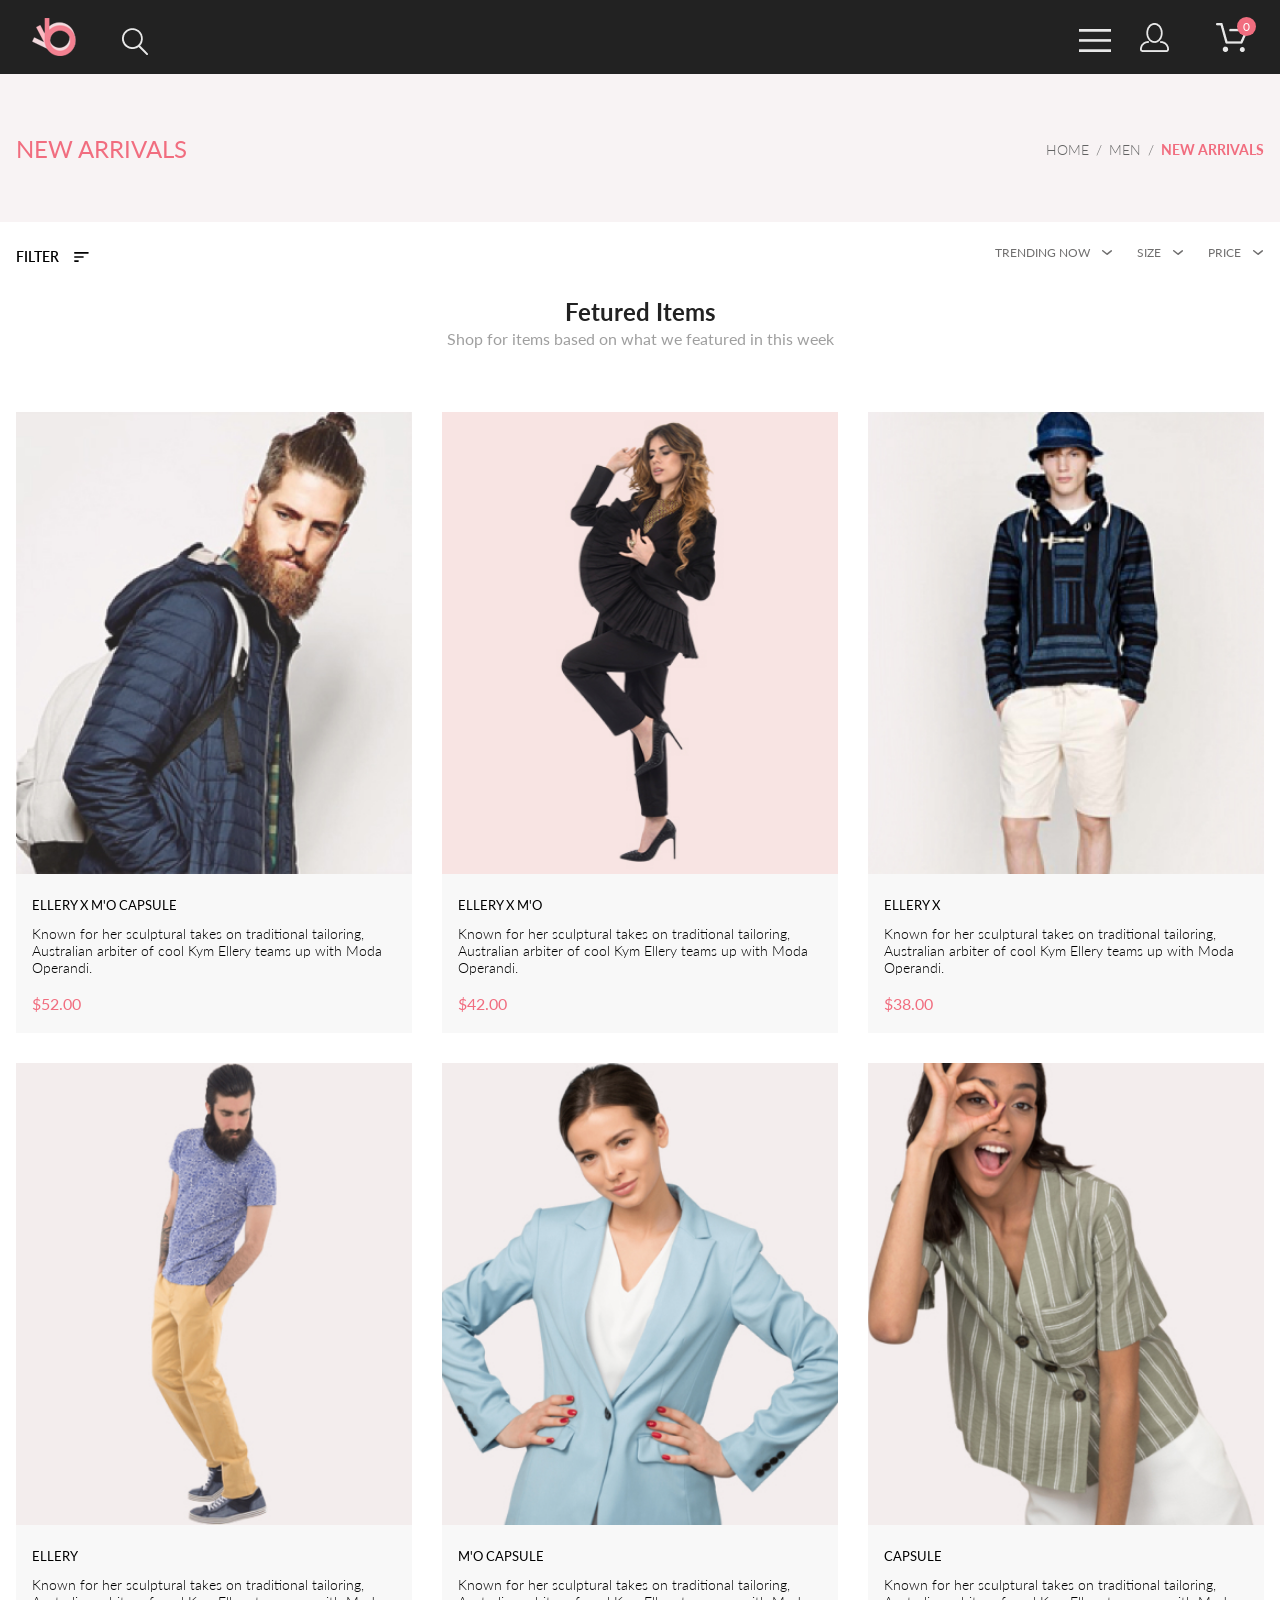
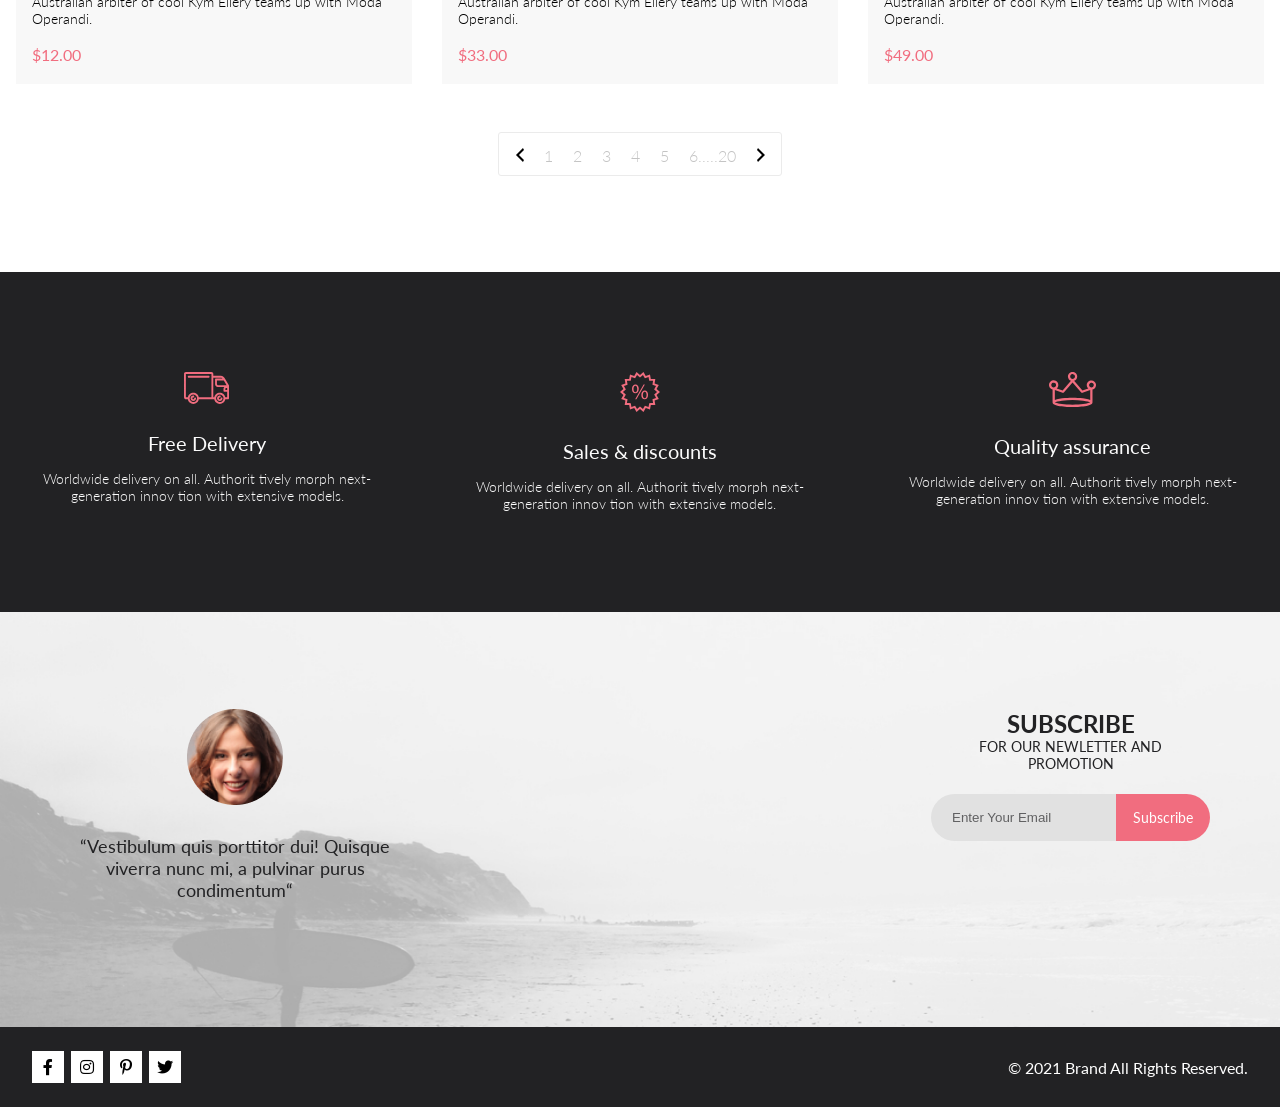
<file: index.html>
<!DOCTYPE html>
<html lang="en">

<head>
    <meta charset="UTF-8">
    <meta name="viewport" content="width=device-width, initial-scale=1.0">
    <title>Document</title>
    <link rel="stylesheet" href="https://cdnjs.cloudflare.com/ajax/libs/font-awesome/5.15.2/css/all.min.css"
        integrity="sha512-HK5fgLBL+xu6dm/Ii3z4xhlSUyZgTT9tuc/hSrtw6uzJOvgRr2a9jyxxT1ely+B+xFAmJKVSTbpM/CuL7qxO8w=="
        crossorigin="anonymous" />
    <link rel="stylesheet" href="style.css">
</head>

<body>
    <div class="header">
        <div class="container">
            <div class="leftHeader">
                <img src="images/logo.png" alt="">
                <img class="searchIcon" src="images/search.png" alt="">
            </div>

            <div class="rightHeader">
                <img src="images/bars.png" alt="">
                <img class="userIcon" src="images/user.png" alt="">

                <span class="cartIconWrap">
                    <img class="cartIcon" src="images/cart.png" alt="">
                    <span>0</span>
                </span>

                <div class="basket hidden">
                    <div class="basketRow basketHeader">
                        <div>Название товара</div>
                        <div>Количество</div>
                        <div>Цена за шт.</div>
                        <div>Итого</div>
                    </div>

                    <div class="basketTotal">
                        Товаров в корзине на сумму:
                        $<span class="basketTotalValue">0</span>
                    </div>
                </div>

            </div>
        </div>
    </div>

    <div class="newArrivals">
        <div class="container">
            <h1>NEW ARRIVALS</h1>
            <nav>
                <a href="#">HOME</a>
                <span>/</span>
                <a href="#">MEN</a>
                <span>/</span>
                <a href="#">NEW ARRIVALS</a>
            </nav>
        </div>
    </div>

    <div class="filters">
        <div class="container">
            <div class="filtersLeft">
                <span class="filterLabel">FILTER</span>
                <img class="filterIcon" src="images/filter.svg" alt="">
                <div class="filterPopup hidden">
                    <nav class="filterCategory">
                        <div class="filterCategoryHeader">CATEGORY</div>
                        <div class="hidden">
                            <a href="#">Accessories</a>
                            <a href="#">Bags</a>
                            <a href="#">Denim</a>
                            <a href="#">Hoodies & Sweatshirts</a>
                            <a href="#">Jackets & Coats</a>
                            <a href="#">Polos</a>
                            <a href="#">Shirts</a>
                            <a href="#">Shoes</a>
                            <a href="#">Sweaters & Knits</a>
                            <a href="#">T-Shirts</a>
                            <a href="#">Tanks</a>
                        </div>
                    </nav>
                    <nav class="filterCategory">
                        <div class="filterCategoryHeader">BRAND</div>
                        <div class="hidden">
                            <a href="#">Accessories</a>
                            <a href="#">Bags</a>
                            <a href="#">Denim</a>
                            <a href="#">Hoodies & Sweatshirts</a>
                            <a href="#">Jackets & Coats</a>
                            <a href="#">Polos</a>
                            <a href="#">Shirts</a>
                            <a href="#">Shoes</a>
                            <a href="#">Sweaters & Knits</a>
                            <a href="#">T-Shirts</a>
                            <a href="#">Tanks</a>
                        </div>
                    </nav>
                    <nav class="filterCategory">
                        <div class="filterCategoryHeader">DESIGNER</div>
                        <div class="hidden">
                            <a href="#">Accessories</a>
                            <a href="#">Bags</a>
                            <a href="#">Denim</a>
                            <a href="#">Hoodies & Sweatshirts</a>
                            <a href="#">Jackets & Coats</a>
                            <a href="#">Polos</a>
                            <a href="#">Shirts</a>
                            <a href="#">Shoes</a>
                            <a href="#">Sweaters & Knits</a>
                            <a href="#">T-Shirts</a>
                            <a href="#">Tanks</a>
                        </div>
                    </nav>
                </div>
            </div>
            <div class="filtersRight">
                <div class="filterTrending">
                    TRENDING NOW
                    <img src="images/filterArrow.svg" alt="">
                </div>
                <div class="filterSize">
                    <div class="filterSizeWrap">
                        SIZE
                        <img src="images/filterArrow.svg" alt="">
                    </div>
                    <div class="filterSizes hidden">
                        <div>
                            <input type="checkbox"> XS
                        </div>
                        <div>
                            <input type="checkbox"> S
                        </div>
                        <div>
                            <input type="checkbox"> M
                        </div>
                        <div>
                            <input type="checkbox"> L
                        </div>
                    </div>
                </div>
                <div class="filterPrice">
                    PRICE
                    <img src="images/filterArrow.svg" alt="">
                </div>
            </div>
        </div>
    </div>

    <div class="featured container">
        <h2 class="featuredHeader">Fetured Items</h2>
        <div class="featuredTitle">Shop for items based on what we featured in this week</div>

        <div class="featuredItems">

            <div class="featuredItem" data-id="1" data-name="ELLERY X M'O CAPSULE" data-price="52">

                <div class="featuredImgWrap">
                    <img src="images/featured/1.jpg" alt="">
                    <div class="featuredImgDark">
                        <button>
                            <img src="images/cart.svg" alt="">
                            Add to Cart
                        </button>
                    </div>
                </div>

                <div class="featuredData">
                    <div class="featuredName">
                        ELLERY X M'O CAPSULE
                    </div>
                    <div class="featuredText">
                        Known for her sculptural takes on traditional tailoring, Australian arbiter of cool Kym Ellery
                        teams
                        up with Moda Operandi.
                    </div>
                    <div class="featuredPrice">
                        $52.00
                    </div>
                </div>

            </div>

            <div class="featuredItem" data-id="2" data-name="ELLERY X M'O" data-price="42">

                <div class="featuredImgWrap">
                    <img src="images/featured/2.jpg" alt="">
                    <div class="featuredImgDark">
                        <button <img src="images/cart.svg" alt="">
                            Add to Cart
                        </button>
                    </div>
                </div>

                <div class="featuredData">
                    <div class="featuredName">
                        ELLERY X M'O
                    </div>
                    <div class="featuredText">
                        Known for her sculptural takes on traditional tailoring, Australian arbiter of cool Kym Ellery
                        teams
                        up with Moda Operandi.
                    </div>
                    <div class="featuredPrice">
                        $42.00
                    </div>
                </div>

            </div>

            <div class="featuredItem" data-id="3" data-name="ELLERY X" data-price="38">

                <div class="featuredImgWrap">
                    <img src="images/featured/3.jpg" alt="">
                    <div class="featuredImgDark">
                        <button>
                            <img src="images/cart.svg" alt="">
                            Add to Cart
                        </button>
                    </div>
                </div>

                <div class="featuredData">
                    <div class="featuredName">
                        ELLERY X
                    </div>
                    <div class="featuredText">
                        Known for her sculptural takes on traditional tailoring, Australian arbiter of cool Kym Ellery
                        teams
                        up with Moda Operandi.
                    </div>
                    <div class="featuredPrice">
                        $38.00
                    </div>
                </div>

            </div>

            <div class="featuredItem" data-id="4" data-name="ELLERY" data-price="12">

                <div class="featuredImgWrap">
                    <img src="images/featured/4.jpg" alt="">
                    <div class="featuredImgDark">
                        <button>
                            <img src="images/cart.svg" alt="">
                            Add to Cart
                        </button>
                    </div>
                </div>

                <div class="featuredData">
                    <div class="featuredName">
                        ELLERY
                    </div>
                    <div class="featuredText">
                        Known for her sculptural takes on traditional tailoring, Australian arbiter of cool Kym Ellery
                        teams
                        up with Moda Operandi.
                    </div>
                    <div class="featuredPrice">
                        $12.00
                    </div>
                </div>

            </div>

            <div class="featuredItem" data-id="5" data-name="M'O CAPSULE" data-price="33">

                <div class="featuredImgWrap">
                    <img src="images/featured/5.jpg" alt="">
                    <div class="featuredImgDark">
                        <button>
                            <img src="images/cart.svg" alt="">
                            Add to Cart
                        </button>
                    </div>
                </div>

                <div class="featuredData">
                    <div class="featuredName">
                        M'O CAPSULE
                    </div>
                    <div class="featuredText">
                        Known for her sculptural takes on traditional tailoring, Australian arbiter of cool Kym Ellery
                        teams
                        up with Moda Operandi.
                    </div>
                    <div class="featuredPrice">
                        $33.00
                    </div>
                </div>

            </div>
            <div class="featuredItem" data-id="6" data-name="CAPSULE" data-price="49">

                <div class="featuredImgWrap">
                    <img src="images/featured/6.jpg" alt="">
                    <div class="featuredImgDark">
                        <button>
                            <img src="images/cart.svg" alt="">
                            Add to Cart
                        </button>
                    </div>
                </div>

                <div class="featuredData">
                    <div class="featuredName">
                        CAPSULE
                    </div>
                    <div class="featuredText">
                        Known for her sculptural takes on traditional tailoring, Australian arbiter of cool Kym Ellery
                        teams
                        up with Moda Operandi.
                    </div>
                    <div class="featuredPrice">
                        $49.00
                    </div>
                </div>

            </div>
        </div>

        <div class="pagination">
            <a href="#">
                <img src="images/chevronLeft.svg" alt="">
            </a>
            <a href="#">1</a>
            <a href="#">2</a>
            <a href="#">3</a>
            <a href="#">4</a>
            <a href="#">5</a>
            <a href="#">6.....20</a>
            <a href="#">
                <img src="images/chevronRight.svg" alt="">
            </a>
        </div>
    </div>

    <div class="services">
        <div class="container">

            <div class="serivceUnit">
                <img src="images/services/delivery.svg" alt="">
                <div class="servicesTitle">
                    Free Delivery
                </div>
                <div class="servicesText">
                    Worldwide delivery on all. Authorit tively morph next-generation innov tion with extensive models.
                </div>
            </div>

            <div class="serivceUnit">
                <img src="images/services/discount.svg" alt="">
                <div class="servicesTitle">
                    Sales & discounts
                </div>
                <div class="servicesText">
                    Worldwide delivery on all. Authorit tively morph next-generation innov tion with extensive models.
                </div>
            </div>

            <div class="serivceUnit">
                <img src="images/services/assurance.svg" alt="">
                <div class="servicesTitle">
                    Quality assurance
                </div>
                <div class="servicesText">
                    Worldwide delivery on all. Authorit tively morph next-generation innov tion with extensive models.
                </div>
            </div>
        </div>
    </div>

    <div class="subscribe">
        <div class="container">

            <div class="subscribeLeft">
                <img src="images/subscribeUser.png" alt="">
                <div class="subscribeUserText">
                    “Vestibulum quis porttitor dui! Quisque viverra nunc mi, a pulvinar purus condimentum“
                </div>
            </div>

            <div class="subscribeRight">
                <div class="subscribeTitle">
                    SUBSCRIBE
                </div>
                <div class="subscribeText">
                    FOR OUR NEWLETTER AND PROMOTION
                </div>
                <form action="" class="subscribeForm">
                    <input type="text" placeholder="Enter Your Email">
                    <button>Subscribe</button>
                </form>
            </div>

        </div>
    </div>

    <div class="footer">
        <div class="container">
            <div class="footerLeft">
                <a href="#">
                    <i class="fab fa-facebook-f"></i>
                </a>
                <a href="#">
                    <i class="fab fa-instagram"></i>
                </a>
                <a href="#">
                    <i class="fab fa-pinterest-p"></i>
                </a>
                <a href="#">
                    <i class="fab fa-twitter"></i>
                </a>
            </div>
            <div class="footerRight">
                &copy; 2021 Brand All Rights Reserved.
            </div>
        </div>
    </div>

    <script src="app.js"></script>
    <script src="basket.js"></script>
</body>

</html>
</file>
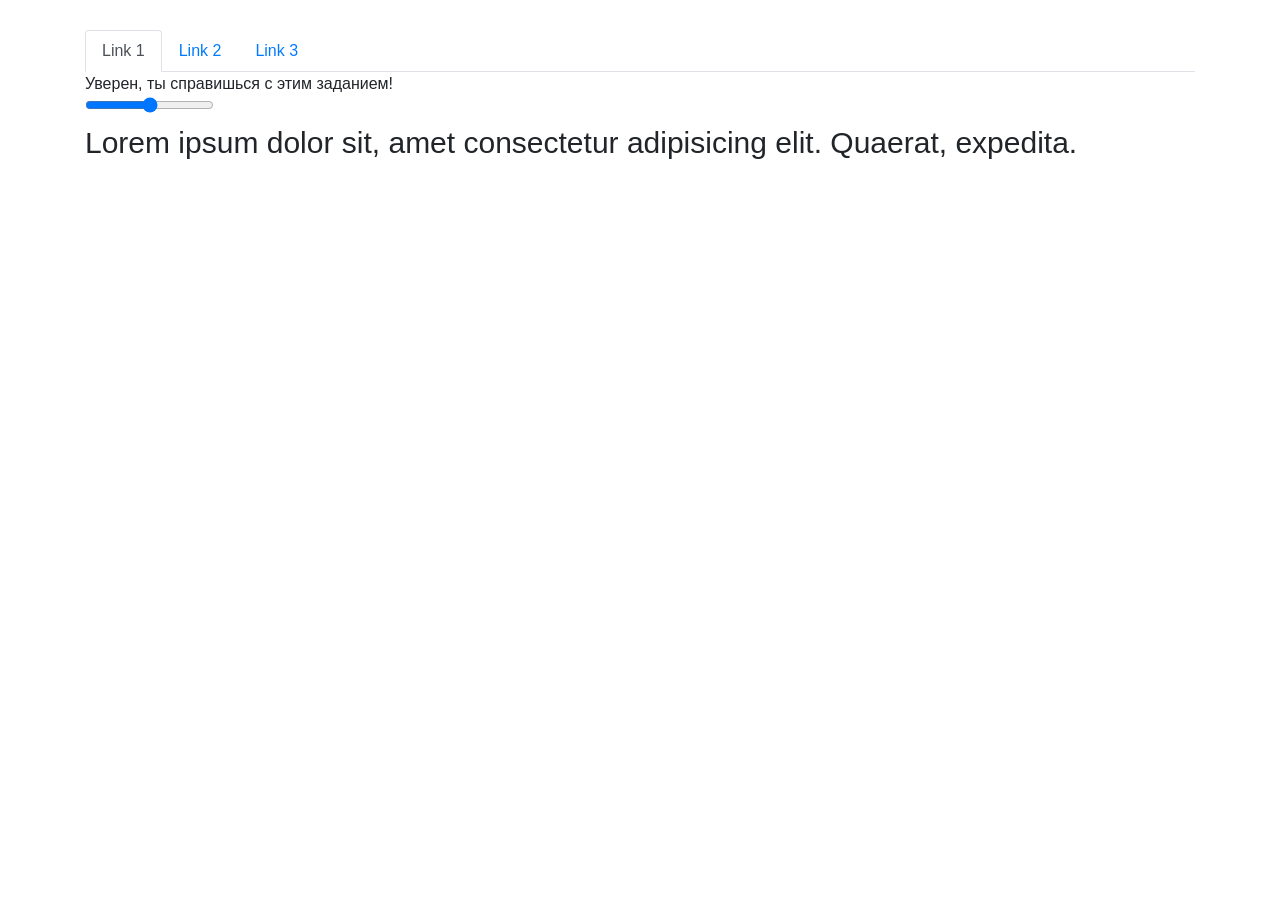
<file: 1.html>
<!DOCTYPE html>
<html lang="en">

<head>
  <meta charset="UTF-8">
  <title>Homework</title>
  <link rel="stylesheet" href="https://stackpath.bootstrapcdn.com/bootstrap/4.5.2/css/bootstrap.min.css"
    integrity="sha384-JcKb8q3iqJ61gNV9KGb8thSsNjpSL0n8PARn9HuZOnIxN0hoP+VmmDGMN5t9UJ0Z" crossorigin="anonymous">
  <style>
    .nav {
      margin-top: 30px;
    }

    #inputDiv {
      font-size: 30px;
    }
  </style>
</head>

<body>
  <!--
Обязательное задание.

Выполнить все задачи в теге script. Комментарии, в которых написаны задачи, не
стирать, код с решением задачи пишем под комментарием.
-->
  <div class="container">
    <ul class="nav nav-tabs">
      <li class="nav-item" data-text="T1">
        <a class="nav-link active" href="#">Link 1</a>
      </li>
      <li class="nav-item" data-text="X6">
        <a class="nav-link" href="#">Link 2</a>
      </li>
      <li class="nav-item" data-text="H99">
        <a class="nav-link" href="#">Link 3</a>
      </li>
    </ul>

    <div class="text">Уверен, ты справишься с этим заданием!</div>

    <input type="range" min="20" max="100">
    <div id="inputDiv">
      Lorem ipsum dolor sit, amet consectetur adipisicing elit. Quaerat, expedita.
    </div>
  </div>

  <script>
    "use strict";

    /*
    1. Необходимо сделать так, чтобы при клике на элемент с классом "nav-link",
    данному элементу ставился класс "active", при этом у всхе других элементов с
    классом nav-link данных элемент отсутствовал, необходимо использовать
    делегирование события.
    Также необходимо чтобы в div с классом text ставился нужный текст, который
    прописан в объекте panelText (вам необходимо определить самостоятельно, что
    общего между данной в html версткой и объектом ниже).
    */
    const panelText = {
      T1: "Уверен, ты справишься с этим заданием!",
      X6: "Знаю, программирование это нелегко.",
      H99: "Однако, программирование, в итоге, принесет свои плоды.",
    };

    let activLink = document.querySelector('.active');
    const divText = document.querySelector('div.text');
    document.querySelector('.nav-tabs').addEventListener('click', event => {

      activLink.classList.remove('active');
      event.target.classList.add('active');
      divText.textContent = panelText[event.target.parentElement.dataset.text];
    });

    /*
    2. Необходимо сделать так, чтобы при изменении input'а менялся и размер шрифта
    у элемента с id="inputDiv". Перемещение ползунка должно плавно увеличивать
    шрифт у текста, никакого резкого увеличения шрифта не должно быть при
    перетаскивании ползунка.
     */
    document.querySelector('input').addEventListener('input', event => {
      document.getElementById('inputDiv').style.fontSize = event.target.value + 'px';
    });



  </script>
</body>

</html>
</file>
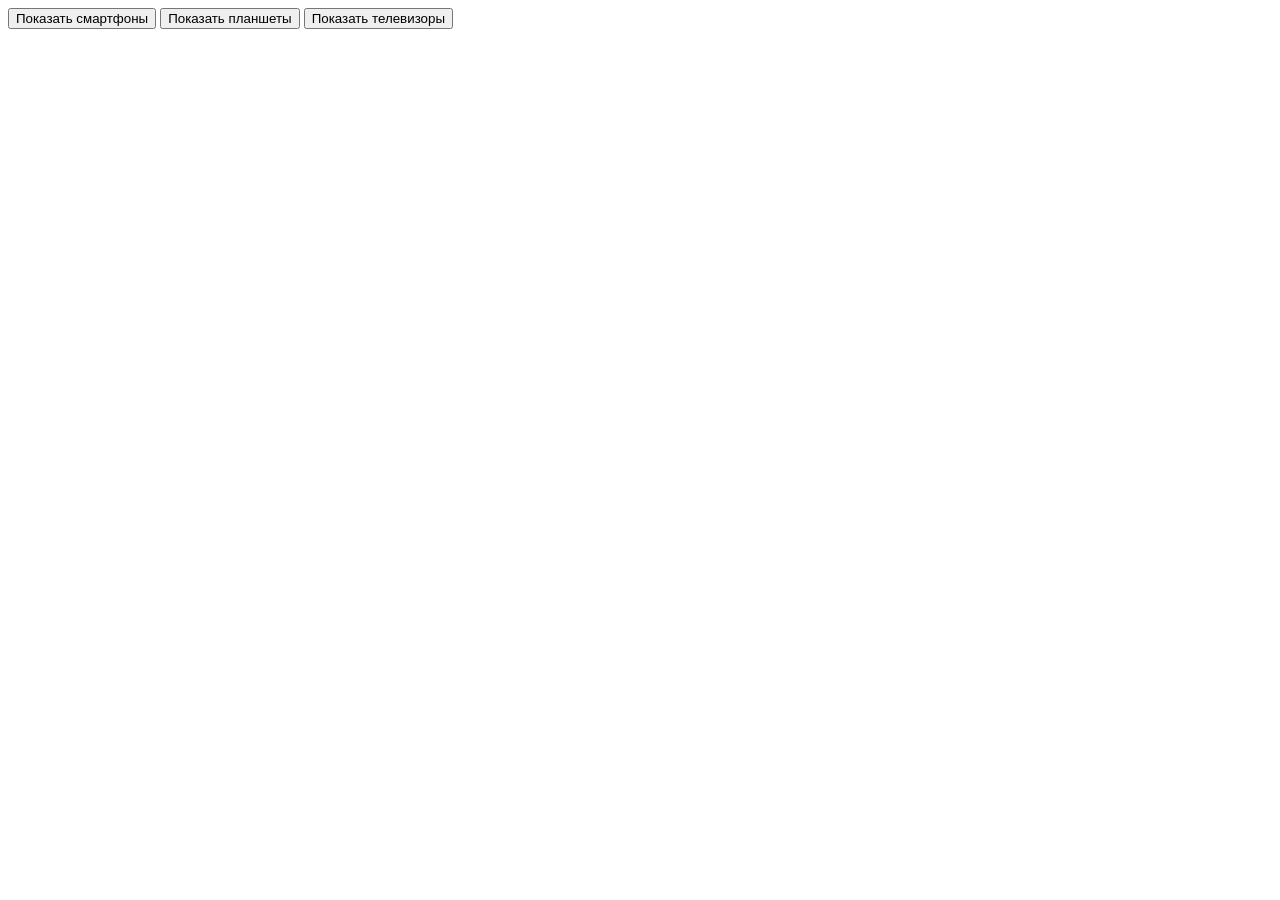
<file: 2.html>
<!DOCTYPE html>
<html lang="en">

<head>
  <meta charset="UTF-8">
  <meta name="viewport" content="width=device-width, initial-scale=1.0">
  <title>Document</title>
  <style>
    .products {
      overflow: hidden;
      margin-top: 40px;
    }

    .product {
      float: left;
      margin-right: 20px;
    }
  </style>
</head>

<body>
  <header>
    <button class="menuButton" data-type="phones">Показать смартфоны</button>
    <button class="menuButton" data-type="tablets">Показать планшеты</button>
    <button class="menuButton" data-type="tv">Показать телевизоры</button>
  </header>

  <div class="products"></div>

  <script>
    /*
    1. Программист Паша уволился с работы и не закончил задачу.
    Задача состояла в том, чтобы при клике на какую-либо кнопку в теге header
    выводить продукты в div с классом products.
    Продукты, которые надо вывести, валидны и прописаны в объекте products.
    Однако, Паша явно сделал много ошибок в других кусках кода, вам необходимо
    исправить все ошибки и внимательно проверить чтоб код работал правильно и
    ничего лишнего не выводилось в div с классом products.
    */

    class Product {
      constructor(id, name, price, imageUrl) {
        this.id = id;
        this.name = name;
        this.price = price;
        this.imageUrl = imageUrl;
      }

      /**
       * @returns {string} html-разметка для товара
       */
      getProductMarkup() {
        return `
        <div class="product">
            <div>${this.name}</div>
            <img src="${this.imageUrl}" alt="">
            <div>Цена: <span>${this.price}</span> р.</div>
            <a href="https://example.com/producs/${this.id}">Подробнее</a>
        </div>
      `;
      }
    }

    const products = {
      phones: [
        new Product(1, "Смартфон 1", "2533", "https://picsum.photos/seed/1/200"),
        new Product(2, "Смартфон 2", "3123", "https://picsum.photos/seed/2/200"),
        new Product(3, "Смартфон 3", "6123", "https://picsum.photos/seed/3/200"),
      ],
      tablets: [
        new Product(4, "Плашнет 1", "5239", "https://picsum.photos/seed/4/200"),
        new Product(5, "Плашнет 2", "6483", "https://picsum.photos/seed/5/200"),
      ],
      tv: [
        new Product(6, "Телевизор 1", "4314", "https://picsum.photos/seed/6/200"),
        new Product(7, "Телевизор 2", "5412", "https://picsum.photos/seed/7/200"),
        new Product(8, "Телевизор 3", "3577", "https://picsum.photos/seed/8/200"),
        new Product(9, "Телевизор 4", "8714", "https://picsum.photos/seed/9/200"),
      ],
    };

    const productsEl = document.querySelector('.products');
    document.querySelector('header').addEventListener('click', event => {
      if (!event.target.classList.contains('menuButton')) {
        return;
      }
      productsEl.innerHTML = products[event.target.dataset.type]
        .map(product => product.getProductMarkup()).join('');
    });

  </script>
</body>

</html>
</file>
<file: style.css>
@import url("https://fonts.googleapis.com/css2?family=Lato:wght@300;400;700;900&display=swap");

body {
    margin: 0;
    font-family: Lato, sans-serif;
}

.header {
    background: #222222;
    height: 74px;
    padding: 18px 16px;
    box-sizing: border-box;
}

.header .container {
    display: flex;
    justify-content: space-between;
    align-items: center;
}

@media (min-width: 1600px) {
    .container {
        margin: 0 auto;
        width: 1140px;
    }
}

@media (min-width: 768px) {
    .header {
        padding-left: 32px;
        padding-right: 32px;
    }
}

.header i {
    color: #e8e8e8;
}

.userIcon,
.cartIcon {
    display: none;
}

@media (min-width: 768px) {

    .userIcon,
    .cartIcon {
        display: inline;
    }
}

.userIcon {
    margin-left: 25px;
    margin-right: 42px;
}

.searchIcon {
    margin-left: 41px;
}

.cartIconWrap {
    position: relative;
}

.cartIconWrap span {
    display: inline-block;
    width: 19px;
    height: 19px;
    color: white;
    background: #f16d7f;
    border-radius: 50%;
    position: absolute;
    text-align: center;
    right: -8px;
    top: -19px;
    font-size: 12px;
    line-height: 19px;
}

.rightHeader {
    position: relative;
}

.basket {
    position: absolute;
    z-index: 3;
    right: 0;
    top: 37px;
    background: white;
    padding: 10px;
    border: 1px solid #ebebeb;
    border-radius: 3px;
    font-size: 14px;
}

@media (min-width: 340px) {
    .basket {
        font-size: 16px;
    }
}

@media (min-width: 552px) {
    .basket {
        width: 500px;
    }
}

.basketRow {
    display: grid;
    grid-template-columns: repeat(4, 1fr);
    gap: 10px;
    margin-bottom: 10px;
    border-bottom: 1px solid #ebebeb;
    padding-bottom: 10px;
}

.basketHeader {
    font-weight: bold;
}

.basketTotal {
    font-weight: bold;
    text-align: right;
}

.newArrivals {
    background: #f8f3f4;
    min-height: 148px;
}

.newArrivals h1 {
    margin: 24px 0 32px;
    font-weight: normal;
    font-size: 24px;
    line-height: 29px;
    color: #f16d7f;
}

@media (min-width: 768px) {
    .newArrivals h1 {
        margin: 0;
    }
}

.newArrivals .container {
    display: flex;
    flex-direction: column;
    align-items: center;
    min-height: inherit;
}

@media (min-width: 768px) {
    .newArrivals .container {
        flex-direction: row;
        justify-content: space-between;
    }
}

@media (min-width: 768px) and (max-width: 1599px) {
    .newArrivals .container {
        padding: 0 16px;
    }
}

.newArrivals nav a,
.newArrivals nav span {
    font-weight: 300;
    font-size: 14px;
    line-height: 17px;
    color: #636363;
}

.newArrivals nav a {
    text-decoration: none;
}

.newArrivals nav span {
    margin: 0 3px;
}

.newArrivals nav a:last-of-type {
    font-weight: bold;
    font-size: 14px;
    line-height: 17px;
    color: #f16d7f;
}

.filters {
    margin-top: 24px;
    margin-bottom: 32px;
}

@media (min-width: 1600px) {
    .filters {
        margin-top: 51px;
        margin-bottom: 64px;
    }
}

.filters .container {
    display: flex;
    justify-content: space-between;
    padding-left: 8px;
    padding-right: 8px;
}

@media (min-width: 768px) {
    .filters .container {
        padding-left: 16px;
        padding-right: 16px;
    }
}

@media (min-width: 1600px) {
    .filters .container {
        padding-left: 0;
        padding-right: 0;
        justify-content: flex-start;
    }
}

.filtersRight {
    display: flex;
    font-size: 12px;
    line-height: 14px;
    color: #6f6e6e;
}

@media (min-width: 1600px) {
    .filtersRight {
        font-size: 14px;
        line-height: 17px;
        margin-left: 320px;
    }
}

.filtersRight img {
    position: relative;
    bottom: 1px;
    margin-left: 9px;
}

.filtersRight>div:not(:last-child) {
    margin-right: 15px;
}

@media (min-width: 375px) {
    .filtersRight>div:not(:last-child) {
        margin-right: 24px;
    }
}

.filtersLeft .filterLabel {
    display: none;
    position: relative;
    z-index: 2;
    cursor: pointer;
}

.filterLabelPink {
    color: #ef5b70 !important;
    left: 16px;
    top: 13px;
}

.filterIconPink {
    left: 16px;
    top: 13px;
}

@media (min-width: 768px) {
    .filtersLeft .filterLabel {
        display: inline;
        font-weight: 600;
        font-size: 14px;
        line-height: 17px;
        color: #000000;
    }
}

.filtersLeft .filterIcon {
    width: 37px;
    height: 25px;
    position: relative;
    z-index: 2;
}

@media (min-width: 768px) {
    .filtersLeft .filterIcon {
        width: 15px;
        height: 10px;
        margin-left: 11px;
    }
}

.filtersLeft {
    position: relative;
}

.hidden {
    display: none;
}

.filterPopup {
    position: absolute;
    left: 0;
    top: 0;
    width: 360px;
    background: #ffffff;
    box-shadow: 6px 4px 35px rgba(0, 0, 0, 0.21);
    padding: 46px 16px 16px 16px;
    z-index: 1;
    overflow-y: auto;
}

.filterCategoryHeader {
    font-size: 14px;
    line-height: 37px;
    color: #ef5b70;
    padding-left: 11px;
    min-height: 37px;
    border-bottom: 1px solid #ebebeb;
    margin-bottom: 24px;
    position: relative;
    cursor: pointer;
}

.filterCategoryHeader:before {
    content: "";
    width: 5px;
    min-height: inherit;
    background: #ef5b70;
    position: absolute;
    left: 0;
    top: 1px;
}

.filterCategory:not(:last-child) {
    margin-bottom: 24px;
}

.filterCategory a {
    display: block;
    text-decoration: none;
    padding-left: 34px;
    padding-right: 16px;
    font-size: 14px;
    line-height: 17px;
    color: #6f6e6e;
}

.filterCategory a:not(:last-child) {
    margin-bottom: 11px;
}

.filterSizeWrap {
    cursor: pointer;
}

.filterSize {
    position: relative;
}

.filterSizes {
    position: absolute;
    left: 0;
    top: 25px;
    width: 79px;
    height: 103px;
    background: #ffffff;
    box-shadow: 6px 4px 35px rgba(0, 0, 0, 0.21);
    padding: 7px 9px;
    box-sizing: border-box;
    font-size: 14px;
    color: #6f6e6e;
}

.filterSizes>div:not(:last-child) {
    margin-bottom: 4px;
}

.featured {
    padding-left: 8px;
    padding-right: 8px;
    margin-bottom: 96px;
}

@media (min-width: 768px) {
    .featured {
        padding-left: 16px;
        padding-right: 16px;
    }
}

@media (min-width: 1600px) {
    .featured {
        padding-left: 0;
        padding-right: 0;
    }
}

.featured h2 {
    margin-top: 0;
    margin-bottom: 3px;
    text-align: center;
    color: #222222;
}

.featuredTitle {
    text-align: center;
    color: #9f9f9f;
    margin-bottom: 64px;
}

.featuredItems {
    display: grid;
    grid-template-columns: 1fr;
    row-gap: 16px;
}

@media (min-width: 640px) {
    .featuredItems {
        grid-template-columns: 1fr 1fr;
        row-gap: 18px;
        column-gap: 16px;
    }
}

@media (min-width: 1000px) {
    .featuredItems {
        grid-template-columns: repeat(3, 1fr);
        gap: 30px;
    }
}

.featuredItem {
    background: #f8f8f8;
}

.featuredItem img {
    width: 100%;
    display: block;
}

.featuredImgWrap {
    position: relative;
}

.featuredItem:hover .featuredImgDark {
    display: flex;
}

.featuredImgDark {
    position: absolute;
    width: 100%;
    height: 100%;
    left: 0;
    top: 0;
    background: rgba(58, 56, 56, 0.86);
    display: none;
    justify-content: center;
    align-items: center;
}

.featuredImgDark button {
    background: none;
    border: 1px solid white;
    color: white;
    display: flex;
    align-items: center;
    padding: 10px 14px;
    font-size: 14px;
    font-family: inherit;
}

.featuredImgDark button img {
    width: 26px;
    height: 24px;
    margin-right: 11px;
}

.featuredData {
    padding: 23px 16px 20px;
}

.featuredName {
    font-size: 13px;
    line-height: 16px;
    color: #000000;
}

.featuredText {
    font-weight: 300;
    font-size: 14px;
    line-height: 17px;
    margin-top: 12px;
    margin-bottom: 18px;
}

.featuredPrice {
    font-size: 16px;
    line-height: 19px;
    color: #f16d7f;
}

.pagination {
    width: 284px;
    height: 44px;
    margin: 0 auto;
    border: 1px solid #ebebeb;
    margin-top: 48px;
    padding: 13px 16px;
    box-sizing: border-box;
    display: flex;
    justify-content: space-between;
    border-radius: 3px;
}

.pagination a {
    text-decoration: none;
    font-weight: 300;
    font-size: 16px;
    color: #c4c4c4;
}

.pagination a:hover {
    color: #ef5b70;
}

.services {
    background: #222224;
    padding-top: 48px;
    padding-bottom: 81px;
    padding-left: 14px;
    padding-right: 14px;
}

@media (min-width: 1200px) {
    .services {
        padding-top: 100px;
        padding-bottom: 100px;
    }
}

.services .container {
    display: grid;
    gap: 46px;
}

@media (min-width: 1200px) {
    .services .container {
        display: grid;
        grid-template-columns: repeat(3, 1fr);
        gap: 46px;
    }
}

.serivceUnit {
    text-align: center;
    display: flex;
    flex-direction: column;
    align-items: center;
}

.servicesTitle,
.servicesText {
    color: #fbfbfb;
}

.servicesTitle {
    font-size: 19.96px;
    line-height: 24px;
    margin-top: 27px;
    margin-bottom: 15px;
}

.servicesText {
    font-weight: 300;
    font-size: 13.972px;
    line-height: 17px;
    max-width: 340px;
}

.subscribe {
    background: url(images/subscribe.jpg) no-repeat;
    background-size: cover;
    padding-top: 64px;
    padding-bottom: 109px;
    padding-left: 20px;
    padding-right: 20px;
}

@media (min-width: 1200px) {
    .subscribe {
        padding-top: 97px;
        padding-bottom: 126px;
    }

    .subscribe .container {
        margin: 0 auto;
        width: 1140px;
        display: flex;
        justify-content: space-between;
    }
}

.subscribeLeft {
    display: flex;
    flex-direction: column;
    align-items: center;
}

.subscribeUserText {
    margin-top: 30px;
    text-align: center;
    font-size: 18px;
    line-height: 22px;
    color: #222224;
    max-width: 330px;
}

.subscribeRight {
    display: flex;
    flex-direction: column;
    align-items: center;
    margin-top: 65px;
}

@media (min-width: 1200px) {
    .subscribeRight {
        margin-top: initial;
    }
}

.subscribeTitle {
    font-weight: 700;
    font-size: 24px;
    color: #222224;
}

.subscribeTitle,
.subscribeText {
    max-width: 271px;
    text-align: center;
}

.subscribeText {
    font-size: 14px;
    color: #222224;
    margin-bottom: 22px;
}

.subscribeForm {
    height: 47px;
}

.subscribeForm input {
    height: inherit;
    background: #e1e1e1;
    border: none;
    padding: 6px 21px;
    box-sizing: border-box;
    border-top-left-radius: 28px;
    border-bottom-left-radius: 28px;
    float: left;
    width: 185px;
}

.subscribeForm input::-webkit-input-placeholder {
    color: #222224;
    font-family: inherit;
    opacity: 0.67;
}

.subscribeForm input::-moz-placeholder {
    color: #222224;
    font-family: inherit;
    opacity: 0.67;
}

.subscribeForm input:-ms-input-placeholder {
    color: #222224;
    font-family: inherit;
    opacity: 0.67;
}

.subscribeForm input:-moz-placeholder {
    color: #222224;
    font-family: inherit;
    opacity: 0.67;
}

.subscribeForm button {
    height: inherit;
    border: none;
    color: white;
    font-family: inherit;
    font-size: 14px;
    line-height: 17px;
    background: #f16d7f;
    border-top-right-radius: 28px;
    border-bottom-right-radius: 28px;
    padding: 0 17px;
}

.footer {
    background: #222224;
    padding: 43px 20px 10px;
}

@media (min-width: 768px) {
    .footer {
        padding: 24px 32px;
    }
}

.footer .container {
    display: flex;
    flex-direction: column;
    align-items: center;
}

@media (min-width: 768px) {
    .footer .container {
        flex-direction: row;
        justify-content: space-between;
    }
}

.footerLeft {
    display: flex;
}

.footer a {
    color: black;
    background: white;
    width: 32px;
    height: 32px;
    display: flex;
    justify-content: center;
    align-items: center;
    text-decoration: none;
}

.footer a:hover {
    background: #f16d7f;
    color: white;
}

.footer a:not(:last-child) {
    margin-right: 7px;
}

.footerRight {
    color: white;
}

@media (max-width: 767px) {
    .footerRight {
        margin-top: 40px;
    }
}
</file>
